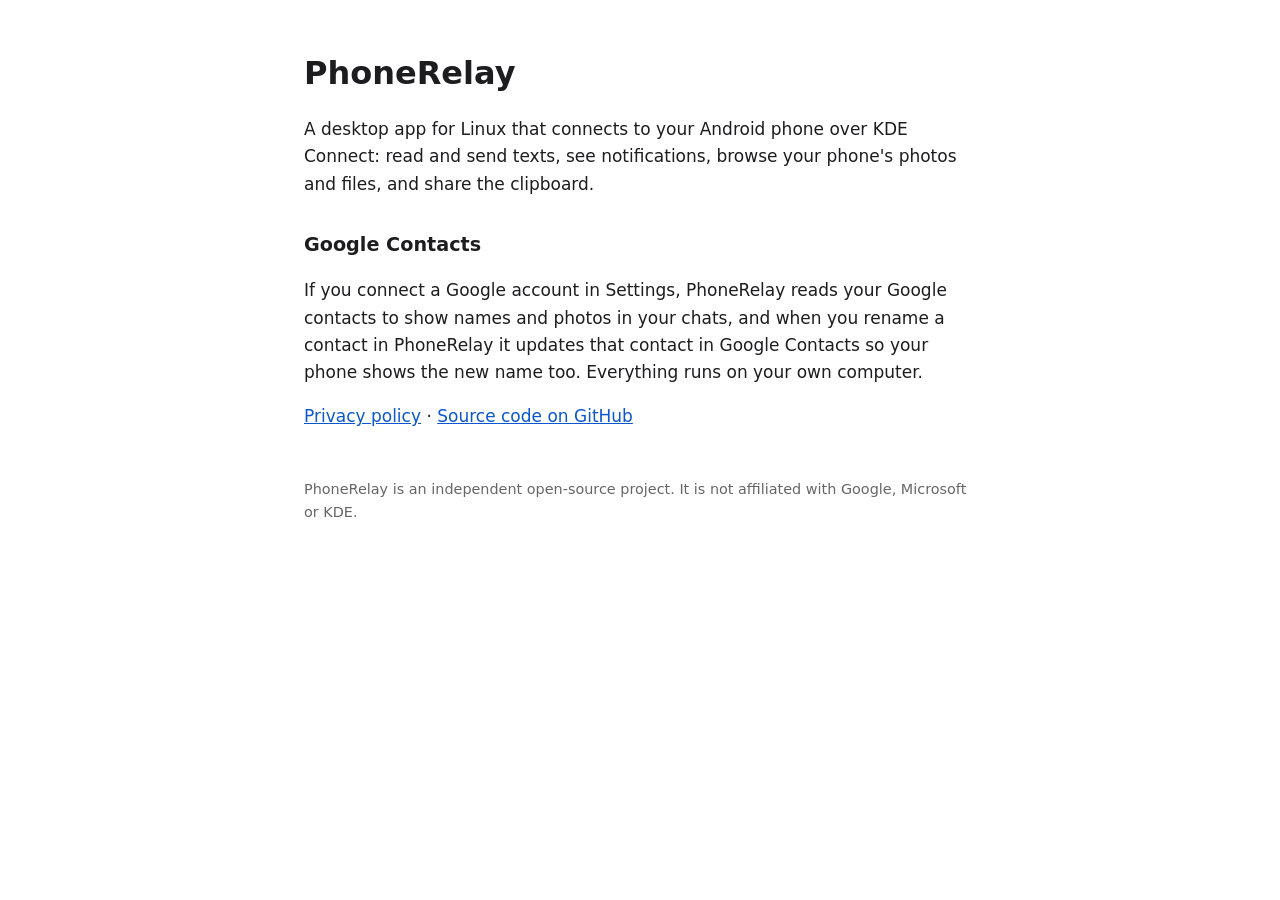
<file: index.html>
<!DOCTYPE html>
<html lang="en">
<head>
<meta charset="utf-8">
<meta name="viewport" content="width=device-width, initial-scale=1">
<title>PhoneRelay</title>
<link rel="stylesheet" href="style.css">
</head>
<body>
<h1>PhoneRelay</h1>
<p>A desktop app for Linux that connects to your Android phone over KDE Connect: read and send texts, see notifications, browse your phone's photos and files, and share the clipboard.</p>

<h2>Google Contacts</h2>
<p>If you connect a Google account in Settings, PhoneRelay reads your Google contacts to show names and photos in your chats, and when you rename a contact in PhoneRelay it updates that contact in Google Contacts so your phone shows the new name too. Everything runs on your own computer.</p>

<p><a href="privacy.html">Privacy policy</a> · <a href="https://github.com/wardethan2000-eng/phonelink">Source code on GitHub</a></p>

<footer>PhoneRelay is an independent open-source project. It is not affiliated with Google, Microsoft or KDE.</footer>
</body>
</html>
</file>
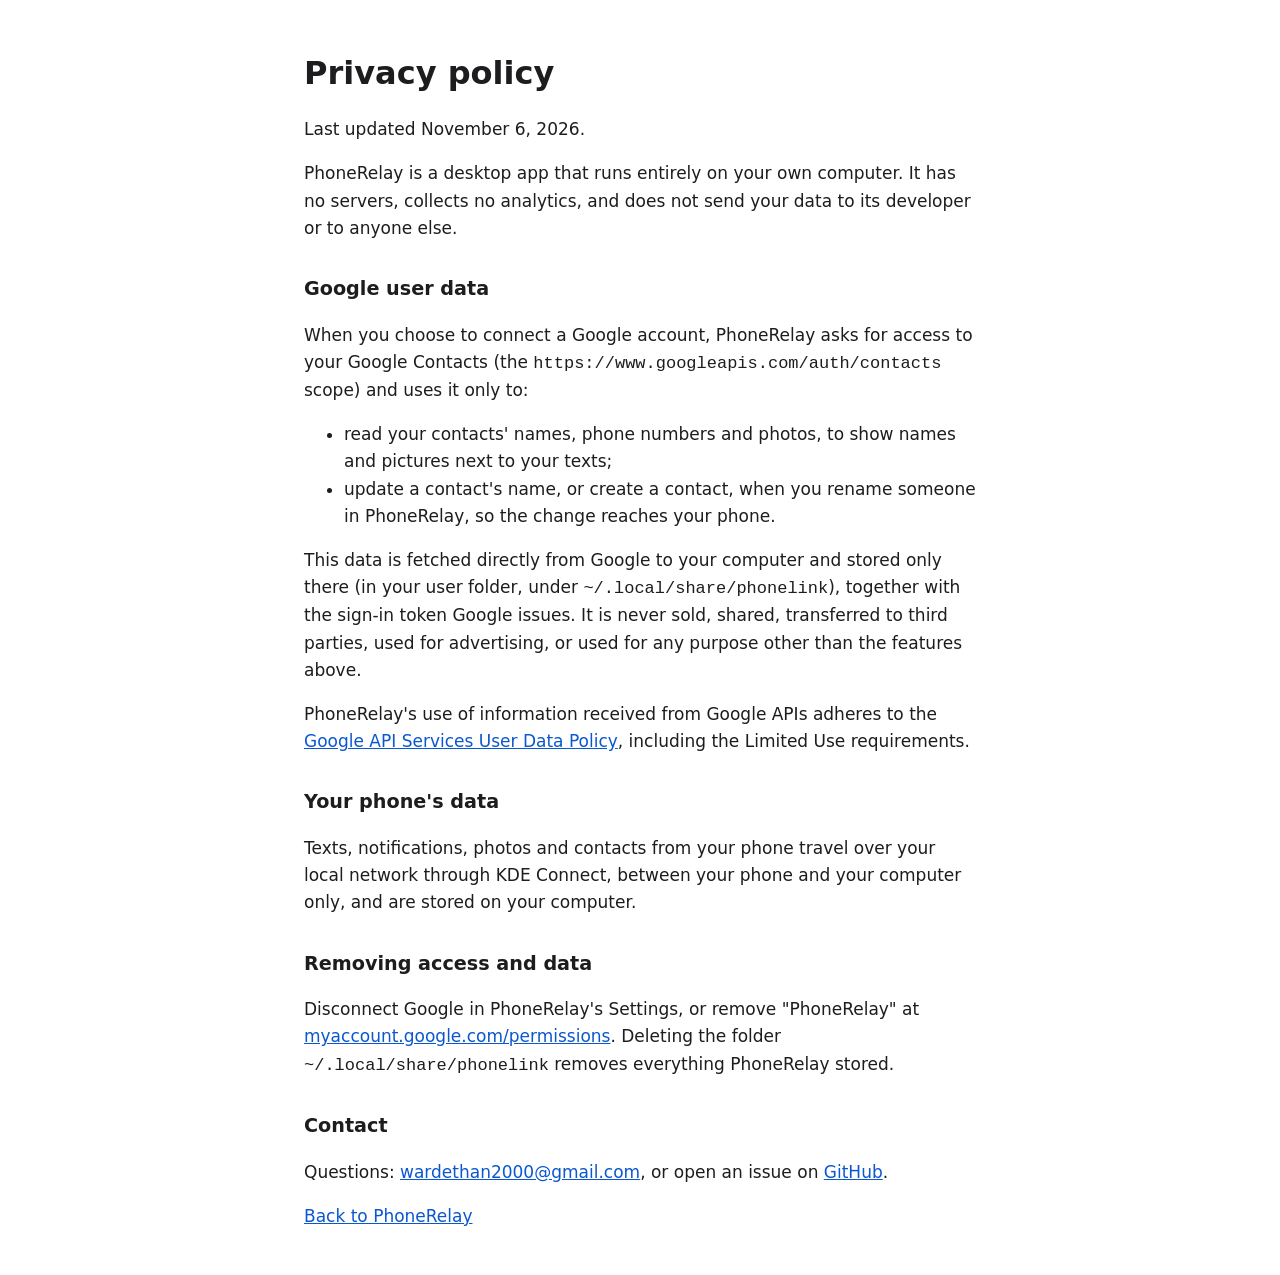
<file: privacy.html>
<!DOCTYPE html>
<html lang="en">
<head>
<meta charset="utf-8">
<meta name="viewport" content="width=device-width, initial-scale=1">
<title>Privacy policy – PhoneRelay</title>
<link rel="stylesheet" href="style.css">
</head>
<body>
<h1>Privacy policy</h1>
<p>Last updated November 6, 2026.</p>

<p>PhoneRelay is a desktop app that runs entirely on your own computer. It has no servers, collects no analytics, and does not send your data to its developer or to anyone else.</p>

<h2>Google user data</h2>
<p>When you choose to connect a Google account, PhoneRelay asks for access to your Google Contacts (the <code>https://www.googleapis.com/auth/contacts</code> scope) and uses it only to:</p>
<ul>
<li>read your contacts' names, phone numbers and photos, to show names and pictures next to your texts;</li>
<li>update a contact's name, or create a contact, when you rename someone in PhoneRelay, so the change reaches your phone.</li>
</ul>
<p>This data is fetched directly from Google to your computer and stored only there (in your user folder, under <code>~/.local/share/phonelink</code>), together with the sign-in token Google issues. It is never sold, shared, transferred to third parties, used for advertising, or used for any purpose other than the features above.</p>
<p>PhoneRelay's use of information received from Google APIs adheres to the <a href="https://developers.google.com/terms/api-services-user-data-policy">Google API Services User Data Policy</a>, including the Limited Use requirements.</p>

<h2>Your phone's data</h2>
<p>Texts, notifications, photos and contacts from your phone travel over your local network through KDE Connect, between your phone and your computer only, and are stored on your computer.</p>

<h2>Removing access and data</h2>
<p>Disconnect Google in PhoneRelay's Settings, or remove "PhoneRelay" at <a href="https://myaccount.google.com/permissions">myaccount.google.com/permissions</a>. Deleting the folder <code>~/.local/share/phonelink</code> removes everything PhoneRelay stored.</p>

<h2>Contact</h2>
<p>Questions: <a href="mailto:wardethan2000@gmail.com">wardethan2000@gmail.com</a>, or open an issue on <a href="https://github.com/wardethan2000-eng/phonelink">GitHub</a>.</p>

<p><a href="index.html">Back to PhoneRelay</a></p>
</body>
</html>
</file>
<file: style.css>
body { font: 17px/1.6 system-ui, sans-serif; max-width: 42rem; margin: 3rem auto; padding: 0 1.25rem; color: #1d1d1f; background: #fff; }
h1 { font-size: 2rem; margin-bottom: .25rem; }
h2 { font-size: 1.2rem; margin-top: 2rem; }
a { color: #0b57d0; }
footer { margin-top: 3rem; font-size: .9rem; color: #666; }
@media (prefers-color-scheme: dark) { body { color: #e8e8ea; background: #18181b; } a { color: #8ab4f8; } footer { color: #999; } }
</file>
